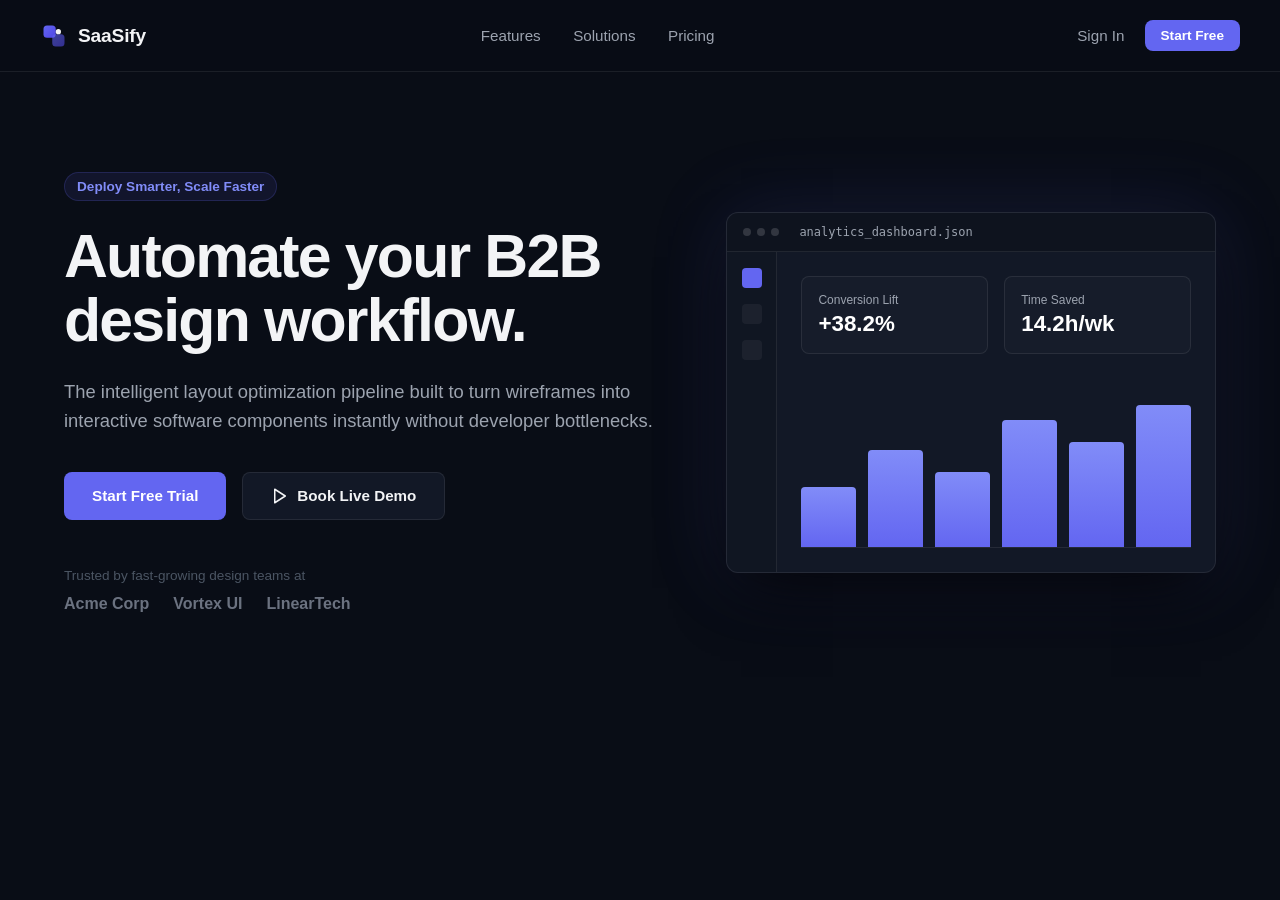
<file: index.html>
<!DOCTYPE html>
<html lang="en">
<head>
  <meta charset="UTF-8">
  <meta name="viewport" content="width=device-width, initial-scale=1.0">
  <title>SaaSify - High-Converting B2B Platform</title>
  <link rel="stylesheet" href="style.css">
</head>
<body>

  <!-- Navigation -->
  <nav class="navbar">
    <div class="logo-container">
      <img src="logo.svg" alt="SaaSify Logo" class="nav-logo">
      <span class="logo-text">SaaSify</span>
    </div>
    <div class="nav-links">
      <a href="#features">Features</a>
      <a href="#solutions">Solutions</a>
      <a href="#pricing">Pricing</a>
    </div>
    <div class="nav-actions">
      <a href="#login" class="btn-text">Sign In</a>
      <a href="#signup" class="btn btn-primary btn-sm">Start Free</a>
    </div>
  </nav>

  <!-- Hero Section -->
  <header class="hero-section">
    <div class="container hero-grid">
      
      <!-- Copy/CTA Block -->
      <div class="hero-content">
        <div class="badge animate-fade-in">Deploy Smarter, Scale Faster</div>
        <h1 class="animate-slide-up">Automate your B2B design workflow.</h1>
        <p class="animate-slide-up delay-1">The intelligent layout optimization pipeline built to turn wireframes into interactive software components instantly without developer bottlenecks.</p>
        
        <div class="cta-group animate-slide-up delay-2">
          <a href="#trial" class="btn btn-primary">Start Free Trial</a>
          <a href="#demo" class="btn btn-secondary">
            <svg width="18" height="18" viewBox="0 0 24 24" fill="none" stroke="currentColor" stroke-width="2" stroke-linecap="round" stroke-linejoin="round"><polygon points="5 3 19 12 5 21 5 3"></polygon></svg>
            Book Live Demo
          </a>
        </div>
        
        <div class="social-proof animate-fade-in delay-3">
          <span>Trusted by fast-growing design teams at</span>
          <div class="proof-logos">
            <strong>Acme Corp</strong>
            <strong>Vortex UI</strong>
            <strong>LinearTech</strong>
          </div>
        </div>
      </div>
      
      <!-- Visual Dashboard Mockup -->
      <div class="hero-visual animate-scale-up">
        <div class="dashboard-window">
          <div class="window-header">
            <div class="window-dots">
              <span class="dot"></span>
              <span class="dot"></span>
              <span class="dot"></span>
            </div>
            <div class="window-tab">analytics_dashboard.json</div>
          </div>
          <div class="window-body">
            <div class="mockup-sidebar">
              <div class="sb-item active"></div>
              <div class="sb-item"></div>
              <div class="sb-item"></div>
            </div>
            <div class="mockup-content">
              <div class="mockup-stats">
                <div class="stat-card">
                  <span class="label">Conversion Lift</span>
                  <span class="value">+38.2%</span>
                </div>
                <div class="stat-card">
                  <span class="label">Time Saved</span>
                  <span class="value">14.2h/wk</span>
                </div>
              </div>
              <div class="mockup-chart">
                <div class="chart-bar" style="--height: 40%"></div>
                <div class="chart-bar" style="--height: 65%"></div>
                <div class="chart-bar" style="--height: 50%"></div>
                <div class="chart-bar" style="--height: 85%"></div>
                <div class="chart-bar" style="--height: 70%"></div>
                <div class="chart-bar" style="--height: 95%"></div>
              </div>
            </div>
          </div>
        </div>
      </div>

    </div>
  </header>

</body>
</html>
</file>
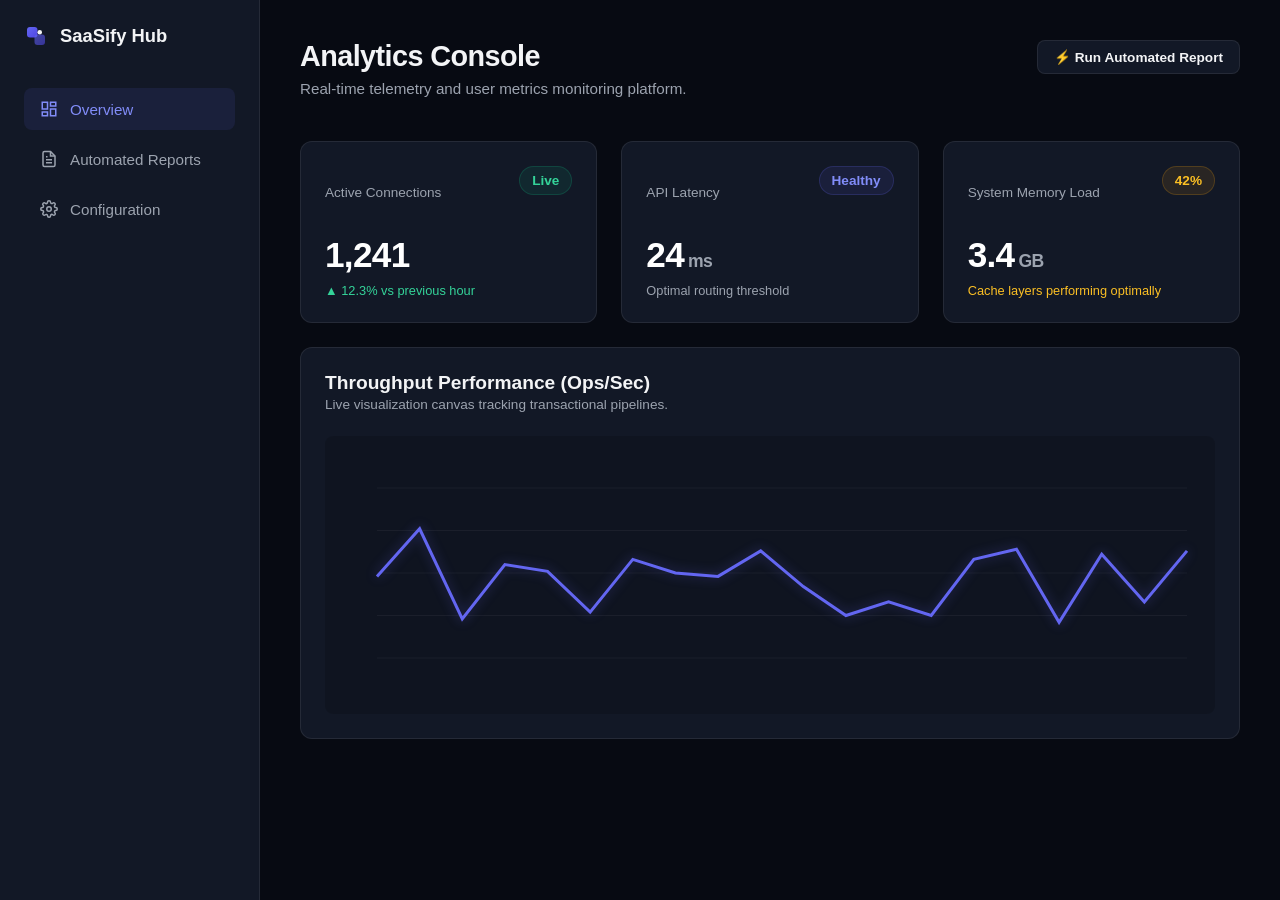
<file: dashboard.html>
<!DOCTYPE html>
<html lang="en">
<head>
  <meta charset="UTF-8">
  <meta name="viewport" content="width=device-width, initial-scale=1.0">
  <title>SaaSify App - Real-Time Analytics Dashboard</title>
  <link rel="stylesheet" href="style.css">
</head>
<body class="app-body">

  <!-- Dashboard Container -->
  <div class="dashboard-container">
    
    <!-- Sidebar Navigation -->
    <aside class="app-sidebar">
      <div class="sidebar-brand">
        <img src="logo.svg" alt="SaaSify Logo">
        <span>SaaSify Hub</span>
      </div>
      <nav class="sidebar-menu">
        <a href="#overview" class="menu-item active">
          <svg width="18" height="18" viewBox="0 0 24 24" fill="none" stroke="currentColor" stroke-width="2"><rect x="3" y="3" width="7" height="9"></rect><rect x="14" y="3" width="7" height="5"></rect><rect x="14" y="12" width="7" height="9"></rect><rect x="3" y="16" width="7" height="5"></rect></svg>
          Overview
        </a>
        <a href="#reports" class="menu-item">
          <svg width="18" height="18" viewBox="0 0 24 24" fill="none" stroke="currentColor" stroke-width="2"><path d="M14 2H6a2 2 0 0 0-2 2v16a2 2 0 0 0 2 2h12a2 2 0 0 0 2-2V8z"></path><polyline points="14 2 14 8 20 8"></polyline><line x1="16" y1="13" x2="8" y2="13"></line><line x1="16" y1="17" x2="8" y2="17"></line><polyline points="10 9 9 9 8 9"></polyline></svg>
          Automated Reports
        </a>
        <a href="#settings" class="menu-item">
          <svg width="18" height="18" viewBox="0 0 24 24" fill="none" stroke="currentColor" stroke-width="2"><circle cx="12" cy="12" r="3"></circle><path d="M19.4 15a1.65 1.65 0 0 0 .33 1.82l.06.06a2 2 0 1 1-2.83 2.83l-.06-.06a1.65 1.65 0 0 0-1.82-.33 1.65 1.65 0 0 0-1 1.51V21a2 2 0 0 1-4 0v-.09A1.65 1.65 0 0 0 9 19.4a1.65 1.65 0 0 0-1.82.33l-.06.06a2 2 0 1 1-2.83-2.83l.06-.06a1.65 1.65 0 0 0 .33-1.82 1.65 1.65 0 0 0-1.51-1H3a2 2 0 0 1 0-4h.09A1.65 1.65 0 0 0 4.6 9a1.65 1.65 0 0 0-.33-1.82l-.06-.06a2 2 0 1 1 2.83-2.83l.06.06a1.65 1.65 0 0 0 1.82.33H9a1.65 1.65 0 0 0 1-1.51V3a2 2 0 0 1 4 0v.09a1.65 1.65 0 0 0 1 1.51 1.65 1.65 0 0 0 1.82-.33l.06-.06a2 2 0 1 1 2.83 2.83l-.06.06a1.65 1.65 0 0 0-.33 1.82V9a1.65 1.65 0 0 0 1.51 1H21a2 2 0 0 1 0 4h-.09a1.65 1.65 0 0 0-1.51 1z"></path></svg>
          Configuration
        </a>
      </nav>
    </aside>

    <!-- Main Workspace Content -->
    <main class="app-main">
      <header class="app-header">
        <div class="header-title">
          <h2>Analytics Console</h2>
          <p>Real-time telemetry and user metrics monitoring platform.</p>
        </div>
        <div class="header-actions">
          <button id="triggerReport" class="btn btn-secondary btn-sm">⚡ Run Automated Report</button>
        </div>
      </header>

      <!-- Grid Cards Grid System -->
      <section class="dashboard-grid">
        
        <!-- Metric Card 1 -->
        <div class="widget-card animate-scale-up">
          <div class="card-meta">
            <span class="meta-label">Active Connections</span>
            <span class="badge badge-success">Live</span>
          </div>
          <div class="card-value" id="activeUsers">1,248</div>
          <div class="card-footer-text text-success">▲ 12.3% vs previous hour</div>
        </div>

        <!-- Metric Card 2 -->
        <div class="widget-card animate-scale-up delay-1">
          <div class="card-meta">
            <span class="meta-label">API Latency</span>
            <span class="badge">Healthy</span>
          </div>
          <div class="card-value">24<span class="unit">ms</span></div>
          <div class="card-footer-text">Optimal routing threshold</div>
        </div>

        <!-- Metric Card 3 -->
        <div class="widget-card animate-scale-up delay-2">
          <div class="card-meta">
            <span class="meta-label">System Memory Load</span>
            <span class="badge badge-warning">42%</span>
          </div>
          <div class="card-value">3.4<span class="unit">GB</span></div>
          <div class="card-footer-text text-warning">Cache layers performing optimally</div>
        </div>

      </section>

      <!-- Chart Visualization Workspace -->
      <section class="chart-section widget-card animate-scale-up delay-3">
        <div class="chart-header">
          <h3>Throughput Performance (Ops/Sec)</h3>
          <p>Live visualization canvas tracking transactional pipelines.</p>
        </div>
        <div class="chart-canvas-wrapper">
          <canvas id="liveThroughputChart"></canvas>
        </div>
      </section>

    </main>
  </div>

  <!-- Real-time Chart Data Engine Injection -->
  <script>
    const canvas = document.getElementById('liveThroughputChart');
    const ctx = canvas.getContext('2d');
    let dataPoints = Array.from({length: 20}, () => Math.floor(Math.random() * 60) + 20);

    function resizeCanvas() {
      canvas.width = canvas.parentElement.clientWidth;
      canvas.height = 250;
    }
    window.addEventListener('resize', resizeCanvas);
    resizeCanvas();

    function drawChart() {
      ctx.clearRect(0, 0, canvas.width, canvas.height);
      const padding = 40;
      const chartWidth = canvas.width - padding * 2;
      const chartHeight = canvas.height - padding * 2;
      const stepX = chartWidth / (dataPoints.length - 1);
      
      // Draw grid lines
      ctx.strokeStyle = 'rgba(255, 255, 255, 0.05)';
      ctx.lineWidth = 1;
      for(let i = 0; i <= 4; i++) {
        let y = padding + (chartHeight / 4) * i;
        ctx.beginPath();
        ctx.moveTo(padding, y);
        ctx.lineTo(canvas.width - padding, y);
        ctx.stroke();
      }

      // Draw Gradient Line Chart
      ctx.beginPath();
      for(let i = 0; i < dataPoints.length; i++) {
        let x = padding + i * stepX;
        let y = canvas.height - padding - (dataPoints[i] / 100) * chartHeight;
        if(i === 0) ctx.moveTo(x, y);
        else ctx.lineTo(x, y);
      }
      
      ctx.strokeStyle = '#6366f1';
      ctx.lineWidth = 3;
      ctx.shadowBlur = 12;
      ctx.shadowColor = 'rgba(99, 102, 241, 0.4)';
      ctx.stroke();
      ctx.shadowBlur = 0; // reset shadow

      // Dynamic User Count Simulator
      document.getElementById('activeUsers').innerText = (1200 + Math.floor(Math.random() * 80)).toLocaleString();
    }

    // Stream and shift data arrays smoothly
    setInterval(() => {
      dataPoints.shift();
      dataPoints.push(Math.floor(Math.random() * 55) + 30);
      drawChart();
    }, 1500);

    drawChart();

    // Setup action button interceptor
    document.getElementById('triggerReport').addEventListener('click', () => {
      alert('📊 Automated Reporting Engine triggered. Secure payload compiled and sent to system admin logs.');
    });
  </script>
</body>
</html>
</file>
<file: style.css>
/* Color System Variables */
:root {
  --bg-dark: #090d16;
  --surface-dark: #121826;
  --surface-border: rgba(255, 255, 255, 0.08);
  --text-primary: #f3f4f6;
  --text-secondary: #9ca3af;
  --brand-primary: #6366f1;
  --brand-primary-hover: #4f46e5;
  --brand-glow: rgba(99, 102, 241, 0.15);
  --curve-easing: cubic-bezier(0.16, 1, 0.3, 1);
}

/* Reset rules */
* {
  box-sizing: border-box;
  margin: 0;
  padding: 0;
}

body {
  background-color: var(--bg-dark);
  color: var(--text-primary);
  font-family: -apple-system, BlinkMacSystemFont, "Segoe UI", Roboto, sans-serif;
  overflow-x: hidden;
  -webkit-font-smoothing: antialiased;
}

.container {
  max-width: 1200px;
  margin: 0 auto;
  padding: 0 24px;
}

/* Global Navbar Styling */
.navbar {
  display: flex;
  justify-content: space-between;
  align-items: center;
  padding: 20px 40px;
  border-bottom: 1px solid var(--surface-border);
  background: rgba(9, 13, 22, 0.8);
  backdrop-filter: blur(12px);
  position: sticky;
  top: 0;
  z-index: 100;
}

.logo-container {
  display: flex;
  align-items: center;
  gap: 10px;
}

.nav-logo {
  width: 28px;
  height: 28px;
}

.logo-text {
  font-weight: 700;
  font-size: 1.2rem;
  letter-spacing: -0.01em;
}

.nav-links a {
  color: var(--text-secondary);
  text-decoration: none;
  font-size: 0.95rem;
  margin-right: 28px;
  transition: color 0.2s ease;
}

.nav-links a:hover {
  color: var(--text-primary);
}

.nav-actions {
  display: flex;
  align-items: center;
  gap: 20px;
}

/* Button UI Utilities */
.btn-text {
  color: var(--text-secondary);
  text-decoration: none;
  font-size: 0.95rem;
  font-weight: 500;
}
.btn-text:hover { color: var(--text-primary); }

.btn {
  display: inline-flex;
  align-items: center;
  gap: 8px;
  padding: 14px 28px;
  border-radius: 8px;
  font-weight: 600;
  font-size: 0.95rem;
  text-decoration: none;
  transition: transform 0.2s var(--curve-easing), background-color 0.2s var(--curve-easing);
}

.btn-sm { padding: 8px 16px; font-size: 0.85rem; }
.btn-primary { background: var(--brand-primary); color: white; }
.btn-primary:hover { background: var(--brand-primary-hover); transform: translateY(-1px); }
.btn-secondary { background: var(--surface-dark); color: var(--text-primary); border: 1px solid var(--surface-border); }
.btn-secondary:hover { background: rgba(255,255,255,0.03); transform: translateY(-1px); }

/* Hero Core Grid Layout */
.hero-section { padding: 100px 0 140px 0; }
.hero-grid { display: grid; grid-template-columns: 1.1fr 0.9fr; gap: 64px; align-items: center; }

.badge {
  display: inline-block;
  background: rgba(99, 102, 241, 0.1);
  color: #818cf8;
  padding: 6px 12px;
  border-radius: 20px;
  font-size: 0.85rem;
  font-weight: 600;
  margin-bottom: 24px;
  border: 1px solid rgba(99, 102, 241, 0.2);
}

h1 { font-size: 3.8rem; line-height: 1.05; letter-spacing: -0.03em; margin-bottom: 24px; font-weight: 800; }
p { color: var(--text-secondary); font-size: 1.15rem; line-height: 1.6; margin-bottom: 36px; }
.cta-group { display: flex; gap: 16px; margin-bottom: 48px; }

/* Social Proof Text */
.social-proof { font-size: 0.85rem; color: #4b5563; }
.proof-logos { display: flex; gap: 24px; margin-top: 12px; font-size: 1rem; color: #6b7280; }

/* Dashboard UI Mockup Frame */
.dashboard-window {
  background: var(--surface-dark);
  border: 1px solid var(--surface-border);
  border-radius: 12px;
  box-shadow: 0 30px 60px -15px rgba(0, 0, 0, 0.8), 0 0 80px 0 var(--brand-glow);
  overflow: hidden;
}
.window-header {
  background: rgba(0, 0, 0, 0.2);
  padding: 12px 16px;
  display: flex;
  align-items: center;
  border-bottom: 1px solid var(--surface-border);
}
.window-dots { display: flex; gap: 6px; margin-right: 20px; }
.dot { width: 8px; height: 8px; background: rgba(255,255,255,0.15); border-radius: 50%; }
.window-tab { font-size: 0.75rem; color: var(--text-secondary); font-family: monospace; }

.window-body { display: flex; height: 320px; }
.mockup-sidebar { width: 50px; background: rgba(0,0,0,0.1); border-right: 1px solid var(--surface-border); padding: 16px 0; display: flex; flex-direction: column; align-items: center; gap: 16px; }
.sb-item { width: 20px; height: 20px; background: rgba(255,255,255,0.05); border-radius: 4px; }
.sb-item.active { background: var(--brand-primary); }

.mockup-content { flex: 1; padding: 24px; display: flex; flex-direction: column; gap: 24px; }
.mockup-stats { display: flex; gap: 16px; }
.stat-card { flex: 1; background: rgba(255,255,255,0.02); border: 1px solid var(--surface-border); padding: 16px; border-radius: 8px; }
.stat-card .label { display: block; font-size: 0.75rem; color: var(--text-secondary); margin-bottom: 4px; }
.stat-card .value { font-size: 1.4rem; font-weight: 700; color: white; }

.mockup-chart { flex: 1; display: flex; align-items: flex-end; gap: 12px; padding-top: 20px; border-bottom: 1px solid var(--surface-border); }
.chart-bar { flex: 1; background: linear-gradient(to top, var(--brand-primary), #818cf8); height: var(--height); border-radius: 4px 4px 0 0; transform-origin: bottom; animation: barGrow 1.2s var(--curve-easing) 0.6s forwards; scale: 1 0; }

/* Custom Keyframe Entrance Animations */
@keyframes fadeInUp {
  from { opacity: 0; transform: translateY(24px); }
  to { opacity: 1; transform: translateY(0); }
}
@keyframes fadeIn {
  from { opacity: 0; } to { opacity: 1; }
}
@keyframes scaleIn {
  from { opacity: 0; transform: scale(0.96) translateY(15px); }
  to { opacity: 1; transform: scale(1) translateY(0); }
}
@keyframes barGrow {
  to { scale: 1 1; }
}

.animate-slide-up { opacity: 0; animation: fadeInUp 0.8s var(--curve-easing) forwards; }
.animate-fade-in { opacity: 0; animation: fadeIn 1s ease forwards; }
.animate-scale-up { opacity: 0; animation: scaleIn 1s var(--curve-easing) forwards; }

.delay-1 { animation-delay: 0.15s; }
.delay-2 { animation-delay: 0.3s; }
.delay-3 { animation-delay: 0.45s; }

/* Responsive break rules */
@media (max-width: 968px) {
  .hero-grid { grid-template-columns: 1fr; text-align: center; gap: 48px; }
  .cta-group { justify-content: center; }
  .social-proof { display: flex; flex-direction: column; align-items: center; }
  .proof-logos { justify-content: center; }
  h1 { font-size: 2.8rem; }
  .nav-links { display: none; }
}

/* ==========================================
   Dashboard Application Additions
   ========================================== */
.app-body {
  background-color: #070a12;
  overflow: hidden;
  height: 100vh;
}

.dashboard-container {
  display: flex;
  height: 100vh;
  width: 100vw;
}

/* Sidebar Styling Engine */
.app-sidebar {
  width: 260px;
  background-color: var(--surface-dark);
  border-right: 1px solid var(--surface-border);
  display: flex;
  flex-direction: column;
  padding: 24px;
}

.sidebar-brand {
  display: flex;
  align-items: center;
  gap: 12px;
  font-weight: 700;
  font-size: 1.15rem;
  margin-bottom: 40px;
}
.sidebar-brand img { width: 24px; height: 24px; }

.sidebar-menu {
  display: flex;
  flex-direction: column;
  gap: 8px;
}

.menu-item {
  display: flex;
  align-items: center;
  gap: 12px;
  color: var(--text-secondary);
  text-decoration: none;
  padding: 12px 16px;
  border-radius: 8px;
  font-size: 0.95rem;
  font-weight: 500;
  transition: all 0.2s ease;
}

.menu-item:hover, .menu-item.active {
  color: var(--text-primary);
  background-color: rgba(255, 255, 255, 0.03);
}
.menu-item.active {
  background-color: rgba(99, 102, 241, 0.1);
  color: #818cf8;
}

/* App Main Panel Engine Layout */
.app-main {
  flex: 1;
  display: flex;
  flex-direction: column;
  padding: 40px;
  overflow-y: auto;
}

.app-header {
  display: flex;
  justify-content: space-between;
  align-items: flex-start;
  margin-bottom: 40px;
}
.app-header h2 { font-size: 1.8rem; font-weight: 700; letter-spacing: -0.02em; margin-bottom: 4px; }
.app-header p { font-size: 0.95rem; color: var(--text-secondary); margin: 0; }

/* Grid & Responsive Widgets layout rules */
.dashboard-grid {
  display: grid;
  grid-template-columns: repeat(auto-fit, minmax(280px, 1fr));
  gap: 24px;
  margin-bottom: 24px;
}

.widget-card {
  background-color: var(--surface-dark);
  border: 1px solid var(--surface-border);
  border-radius: 12px;
  padding: 24px;
}

.card-meta { display: flex; justify-content: space-between; align-items: center; margin-bottom: 16px; }
.meta-label { font-size: 0.85rem; font-weight: 500; color: var(--text-secondary); }

.badge-success { background: rgba(16, 185, 129, 0.1); color: #34d399; border: 1px solid rgba(16, 185, 129, 0.2); }
.badge-warning { background: rgba(245, 158, 11, 0.1); color: #fbbf24; border: 1px solid rgba(245, 158, 11, 0.2); }

.card-value { font-size: 2.2rem; font-weight: 700; color: #fff; margin-bottom: 8px; letter-spacing: -0.02em; }
.card-value .unit { font-size: 1.1rem; color: var(--text-secondary); margin-left: 4px; }

.card-footer-text { font-size: 0.8rem; color: var(--text-secondary); }
.text-success { color: #34d399; }
.text-warning { color: #fbbf24; }

/* Interactive Line Chart UI Layer */
.chart-section { width: 100%; display: flex; flex-direction: column; gap: 20px; }
.chart-header h3 { font-size: 1.2rem; font-weight: 600; }
.chart-header p { font-size: 0.85rem; color: var(--text-secondary); margin: 0; }
.chart-canvas-wrapper { width: 100%; background: rgba(0,0,0,0.15); border-radius: 8px; padding: 12px; }

@media (max-width: 768px) {
  .dashboard-container { flex-direction: column; }
  .app-sidebar { width: 100%; height: auto; padding: 16px; }
  .sidebar-brand { margin-bottom: 16px; }
  .app-main { padding: 20px; }
}
</file>
